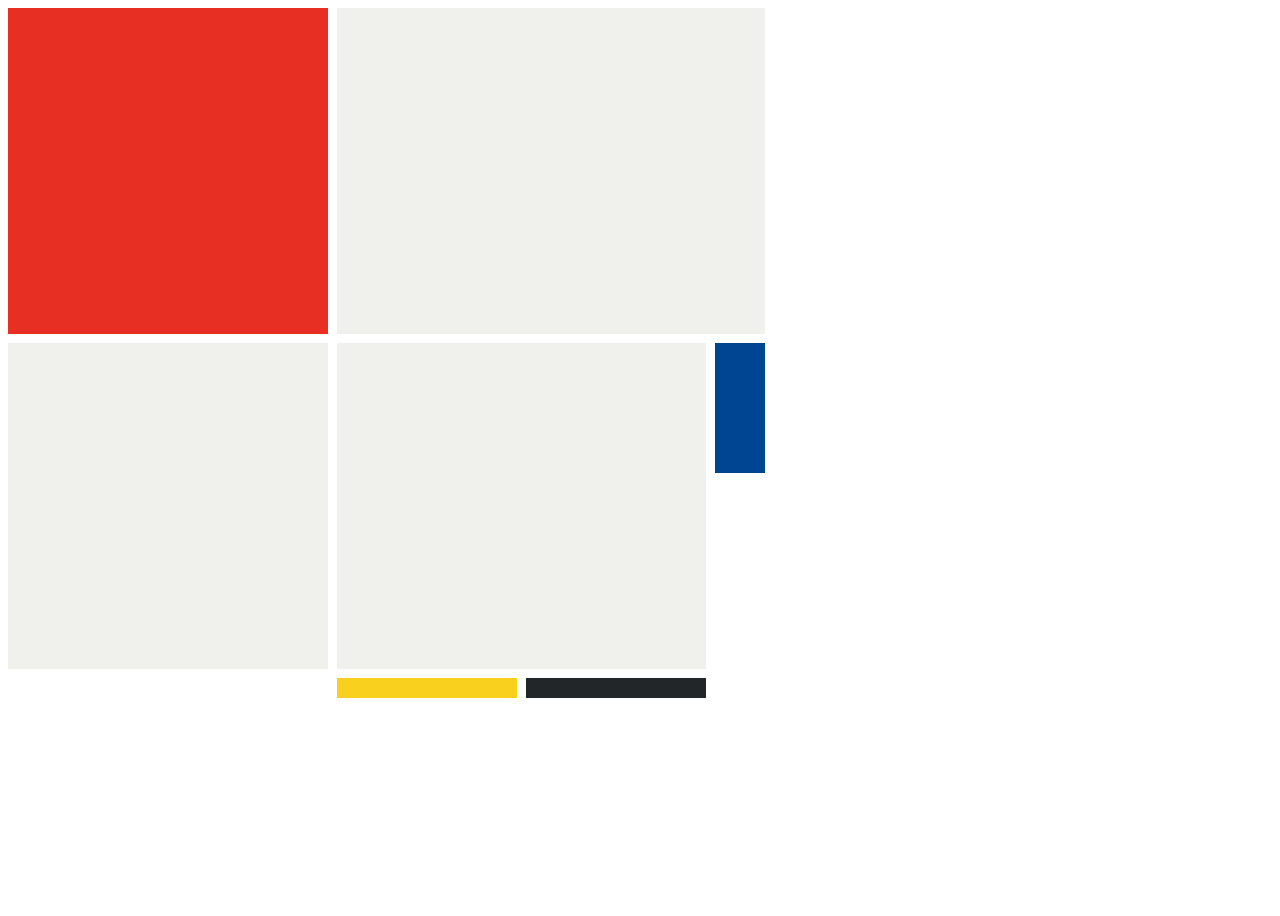
<file: 10.3 Mondrian Project/index.html>
<!DOCTYPE html>
<html lang="en">

<head>
  <meta charset="UTF-8">
  <meta name="viewport" content="width=device-width, initial-scale=1.0">
  <title>Mondrian Project</title>
  <style>
    /* 
    Write your CSS here 
    Gap Colour: #000
    White: #F0F1EC
    Red: #E72F24
    Black: #232629
    Blue: #004592
    Yellow: #F9D01E

    For dimensions, see dimensions.png image.
    HINT: Remember you can't change the properties of grid lines.
    But grid lines are transparent!
    */

    .red{
      background-color: #E72F24;
    }

    .blank{
      background-color: #F0F1EC;
    }

    .blue{
      background-color: #004592;
    }

    .yellow{
      background-color: #F9D01E;
    }

    .black{
      background-color: #232629;
    }
    
    .cream1{
      grid-column: span 3;
    }

    

    .container{
      display: grid;
      height: 100vh;
      grid-template-columns: 320px 180px 180px 50px;
      grid-template-rows: 326px 130px 187px 20px;
      
      gap: 9px;
    }

    .cream2{
      grid-area: 2 / 1 / 4 / 2;
    }

    .cream3{
      grid-area: 2 / 2 / 4/ 4;
    }

    .yellow{
      grid-area: 4 / 2 / 5 / 3;
    }

    .black{
      grid-area: 4 / 3/ 5/ 4;
    }
    
  </style>
</head>

<body>
  <!-- Write your HTML here -->
   <div class="container">
    <div class="red"></div>
    <div class="cream1 blank item"></div>
    <div class="cream2 blank item"></div>
    <div class="cream3 blank item"></div>
    <div class="blue item"></div>
    <div class="yellow item"></div>
    <div class="black item"></div>
   </div>
</body>

</html>
</file>
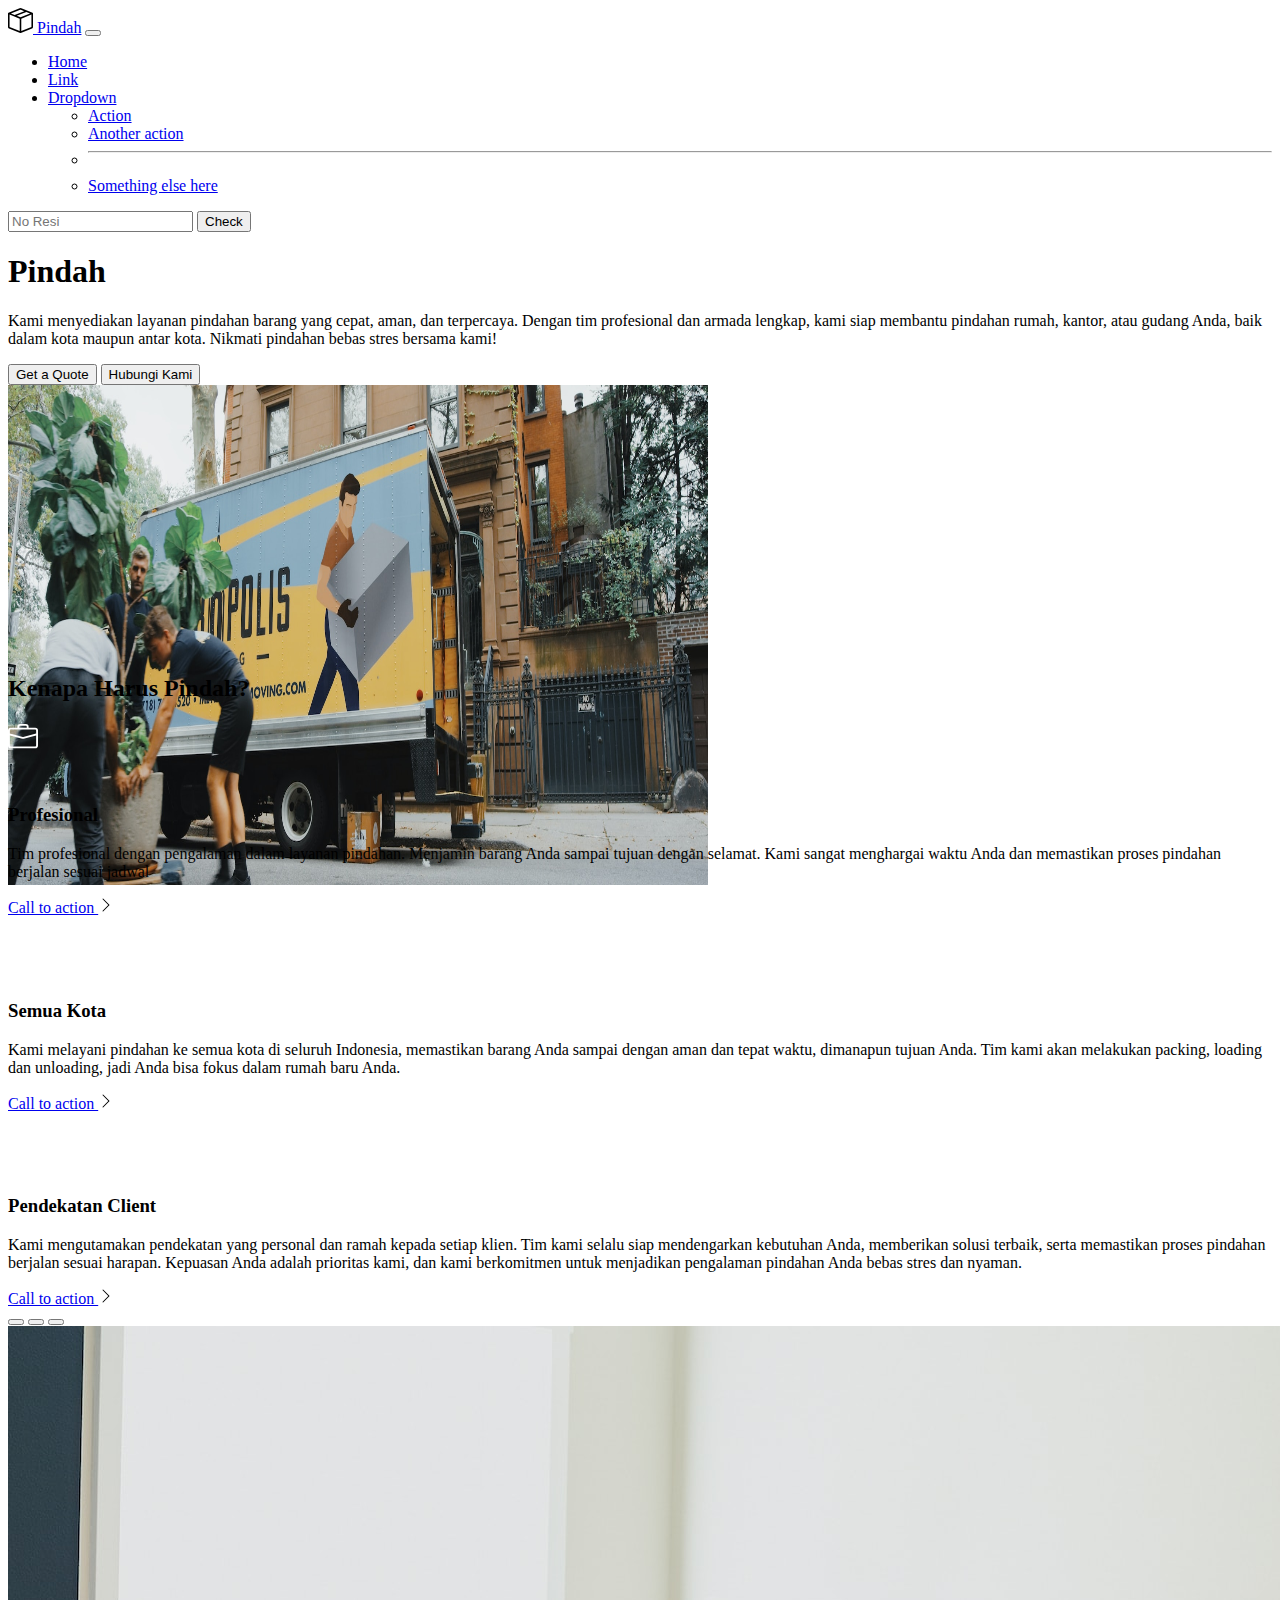
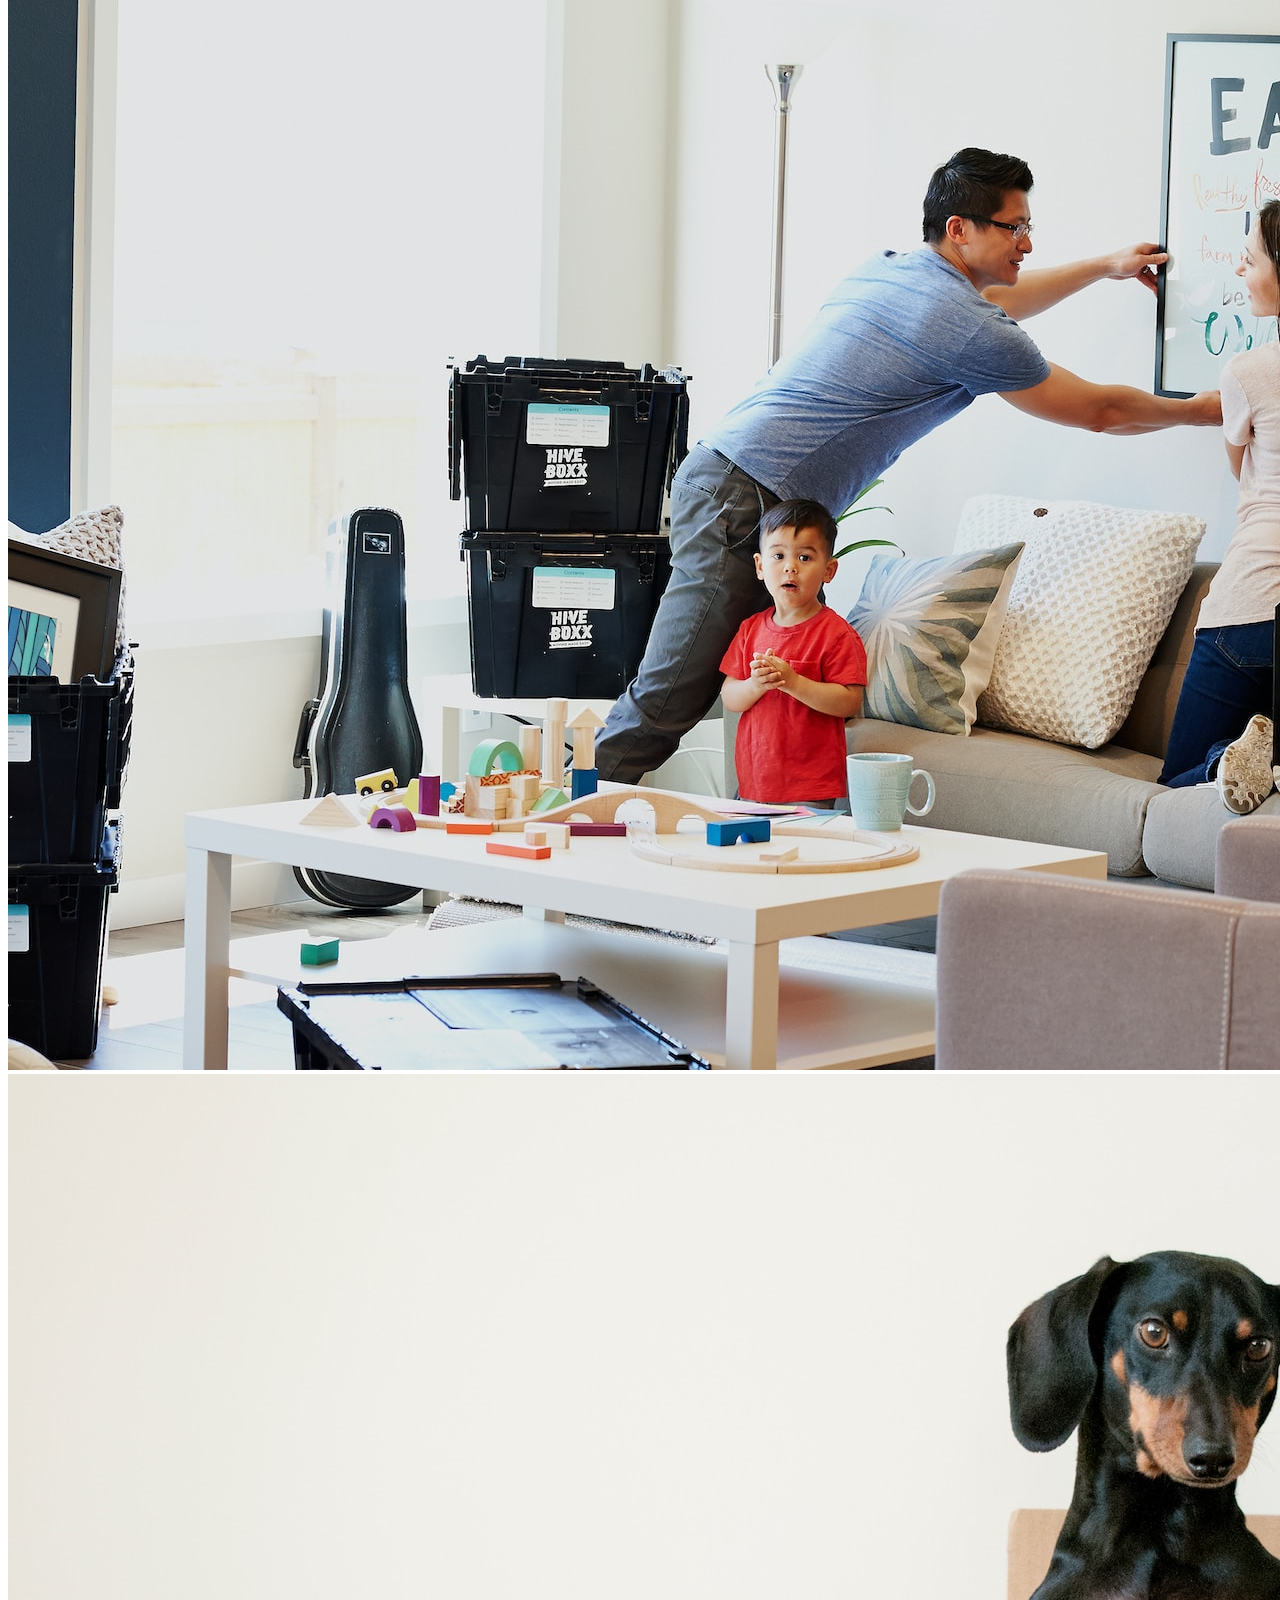
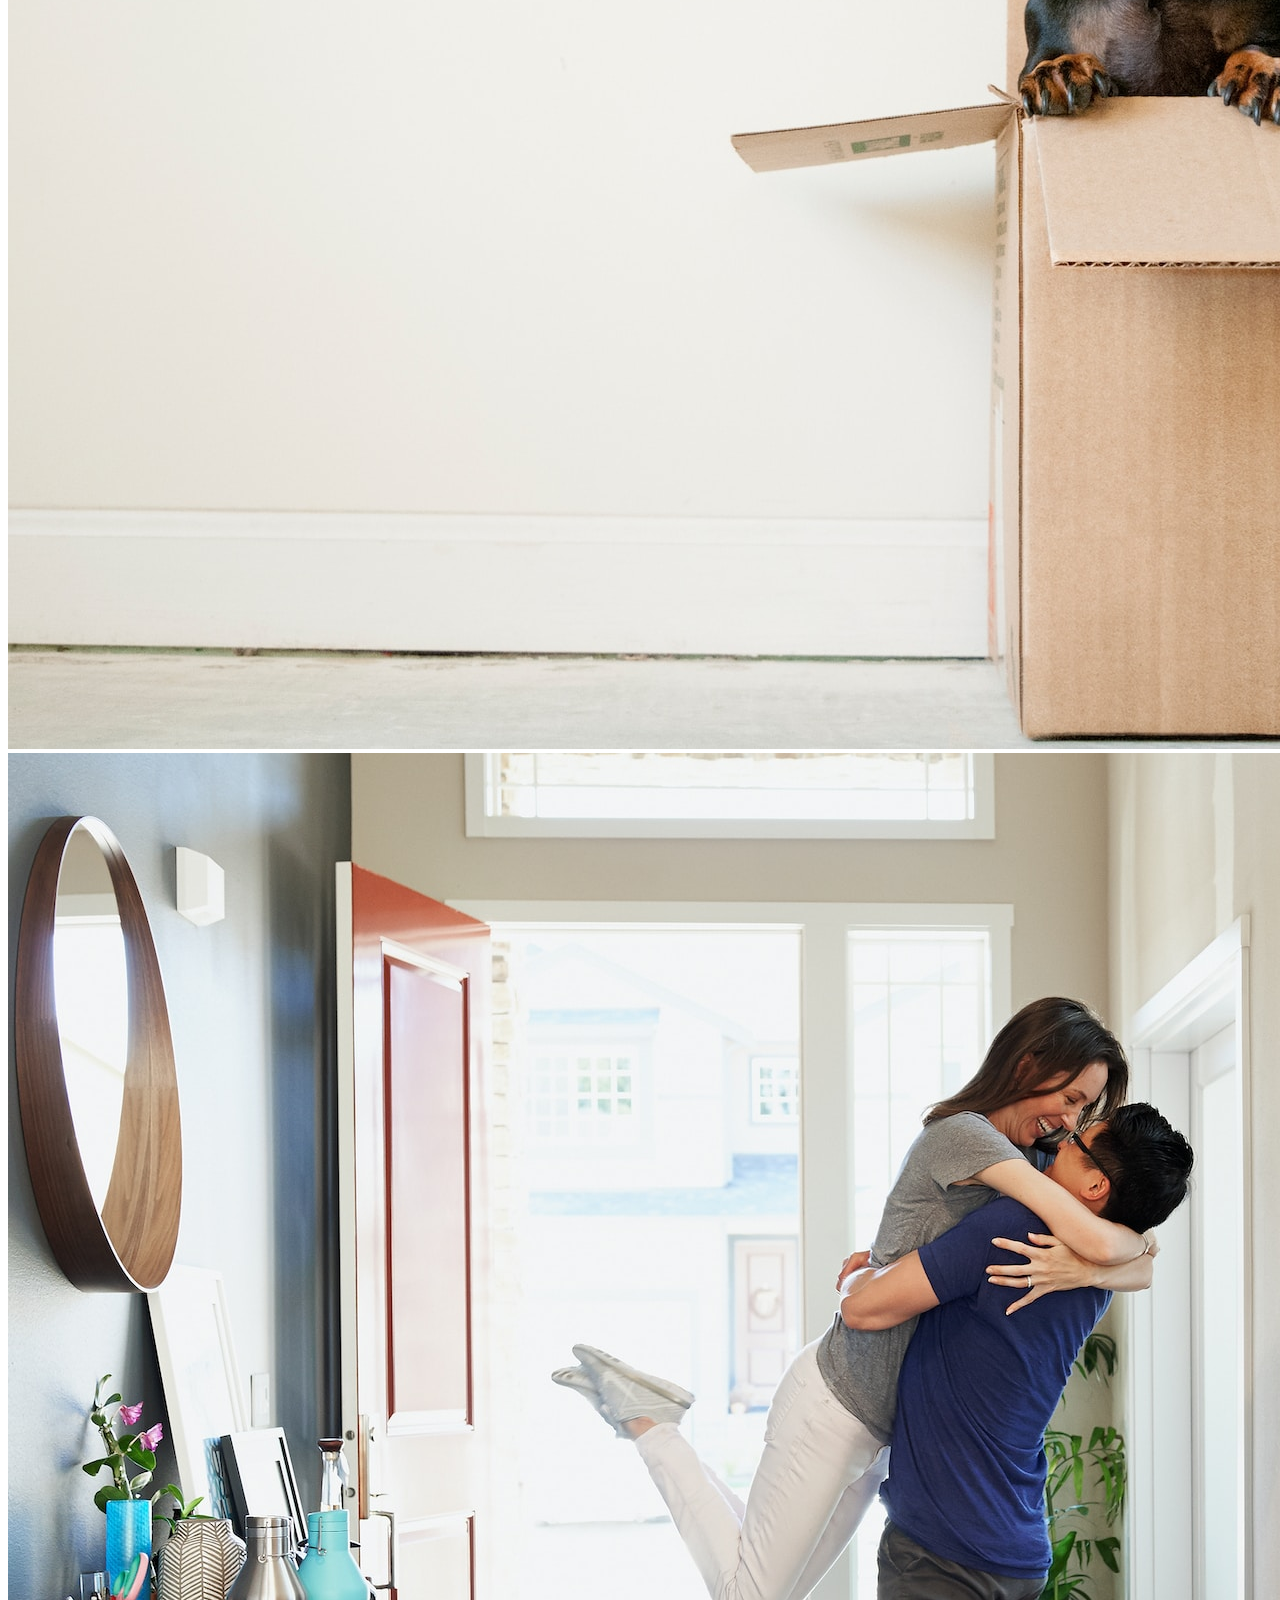
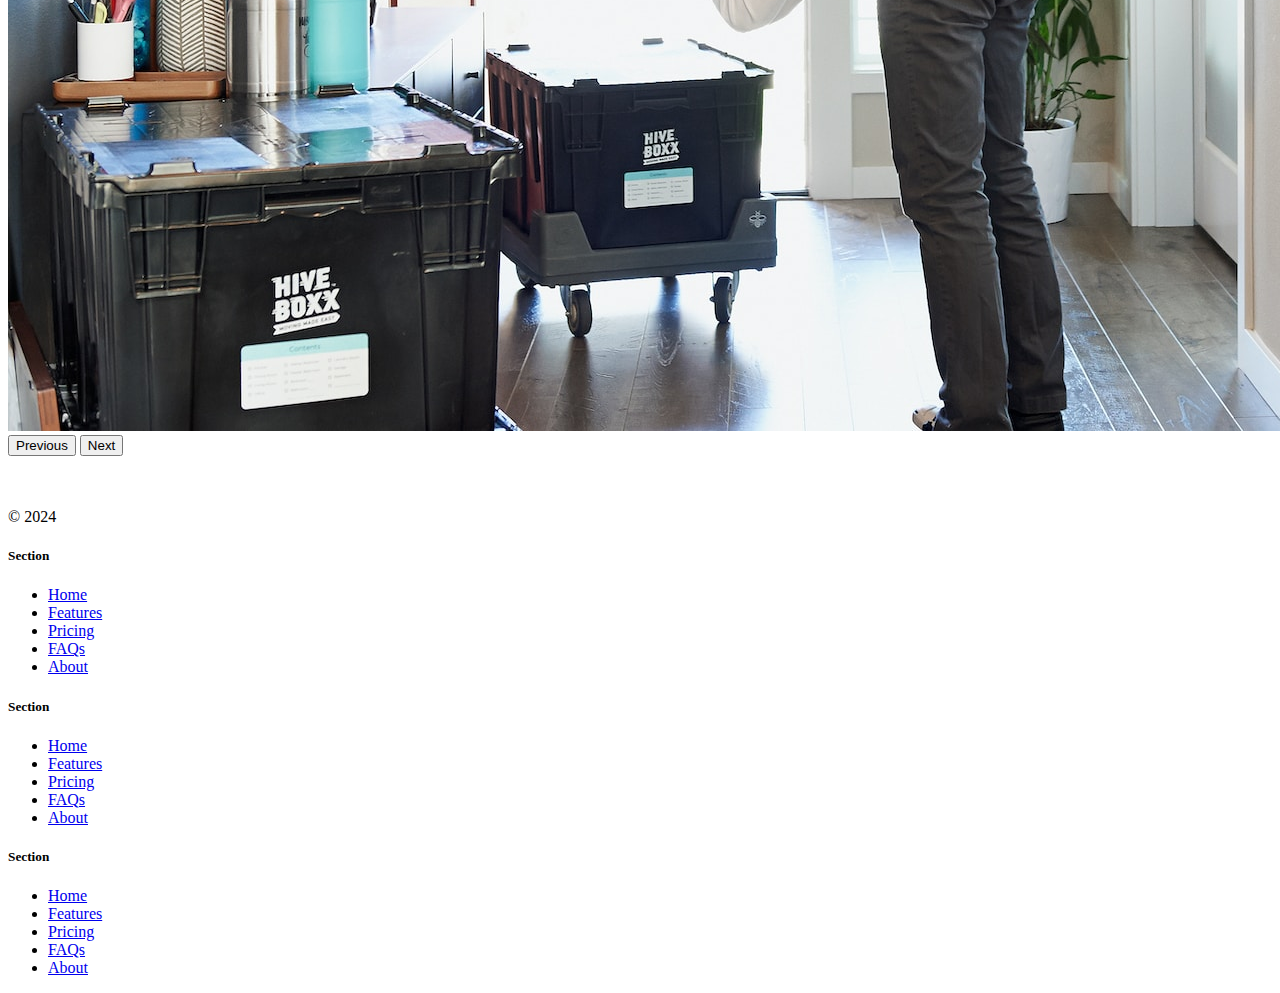
<file: 11.2 Bootstrap Components/index.html>
<!DOCTYPE html>
<html lang="en" >

<head>
  <meta charset="UTF-8">
  <meta name="viewport" content="width=device-width, initial-scale=1.0">
  <title>Bootstrap Components</title>
  <link href="https://cdn.jsdelivr.net/npm/bootstrap@5.3.0-alpha2/dist/css/bootstrap.min.css" rel="stylesheet"
    integrity="sha384-aFq/bzH65dt+w6FI2ooMVUpc+21e0SRygnTpmBvdBgSdnuTN7QbdgL+OapgHtvPp" crossorigin="anonymous">
  <style>

.feature-icon {
    width: 4rem;
    height: 4rem;
    border-radius: .75rem;
}



  </style>
</head>

<body>


  <nav class="navbar navbar-expand-lg bg-body-tertiary">
    <div class="container-fluid">
      <a class="navbar-brand" href="#"> <img src="box-seam.svg" alt="Pindah Icon" height="25px"> Pindah</a>
      <button class="navbar-toggler" type="button" data-bs-toggle="collapse" data-bs-target="#navbarSupportedContent" aria-controls="navbarSupportedContent" aria-expanded="false" aria-label="Toggle navigation">
        <span class="navbar-toggler-icon"></span>
      </button>
      <div class="collapse navbar-collapse" id="navbarSupportedContent">
        <ul class="navbar-nav me-auto mb-2 mb-lg-0">
          <li class="nav-item">
            <a class="nav-link active" aria-current="page" href="#">Home</a>
          </li>
          <li class="nav-item">
            <a class="nav-link" href="#">Link</a>
          </li>
          <li class="nav-item dropdown">
            <a class="nav-link dropdown-toggle" href="#" role="button" data-bs-toggle="dropdown" aria-expanded="false">
              Dropdown
            </a>
            <ul class="dropdown-menu">
              <li><a class="dropdown-item" href="#">Action</a></li>
              <li><a class="dropdown-item" href="#">Another action</a></li>
              <li><hr class="dropdown-divider"></li>
              <li><a class="dropdown-item" href="#">Something else here</a></li>
            </ul>
          </li>
          
        </ul>
        <form class="d-flex" role="search">
          <input class="form-control me-2" type="search" placeholder="No Resi" aria-label="Search">
          <button class="btn btn-outline-success" type="submit">Check</button>
        </form>
      </div>
    </div>
  </nav>

  
  
  <div class="px-4 pt-5 my-5 text-center border-bottom">
    <h1 class="display-4 fw-bold text-body-emphasis">Pindah</h1>
    <div class="col-lg-6 mx-auto">
      <p class="lead mb-4">Kami menyediakan layanan pindahan barang yang cepat, aman, dan terpercaya. Dengan tim profesional dan armada lengkap, kami siap membantu pindahan rumah, kantor, atau gudang Anda, baik dalam kota maupun antar kota. Nikmati pindahan bebas stres bersama kami!</p>
      <div class="d-grid gap-2 d-sm-flex justify-content-sm-center mb-5">
        <button type="button" class="btn btn-primary btn-lg px-4 me-sm-3">Get a Quote</button>
        <button type="button" class="btn btn-outline-secondary btn-lg px-4">Hubungi Kami</button>
      </div>
    </div>
    <div class="overflow-hidden" style="max-height: 30vh;">
      <div class="container px-5">
        <img src="moving-van.jpg" class="img-fluid border rounded-3 shadow-lg mb-4" alt="Example image" width="700" height="500" loading="lazy">
      </div>
    </div>
  </div>

  <div class="container px-4 py-5" id="featured-3">
    <h2 class="pb-2 border-bottom">Kenapa Harus Pindah?</h2>
    <div class="row g-4 py-5 row-cols-1 row-cols-lg-3">
      <div class="feature col">
        <div class="feature-icon d-inline-flex align-items-center justify-content-center text-bg-primary bg-gradient fs-2 mb-3">
          <img src="briefcase.svg" alt="briefcase" height="30px">
        </div>
        <h3 class="fs-2 text-body-emphasis">Profesional</h3>
        <p>Tim profesional dengan pengalaman dalam layanan pindahan. Menjamin barang Anda sampai tujuan dengan selamat. Kami sangat menghargai waktu Anda dan memastikan proses pindahan berjalan sesuai jadwal</p>
        <a href="#" class="icon-link">
          Call to action
          <img src="chevron-right.svg" alt="chevron-right">
        </a>
      </div>
      <div class="feature col">
        <div class="feature-icon d-inline-flex align-items-center justify-content-center text-bg-primary bg-gradient fs-2 mb-3">
          <img src="bus-front.svg" alt="bus-front" height="30px">
        </div>
        <h3 class="fs-2 text-body-emphasis">Semua Kota</h3>
        <p>Kami melayani pindahan ke semua kota di seluruh Indonesia, memastikan barang Anda sampai dengan aman dan tepat waktu, dimanapun tujuan Anda. Tim kami akan melakukan packing, loading dan unloading, jadi Anda bisa fokus dalam rumah baru Anda.</p>
        <a href="#" class="icon-link">
          Call to action
          <img src="chevron-right.svg" alt="chevron-right">
        </a>
      </div>
      <div class="feature col">
        <div class="feature-icon d-inline-flex align-items-center justify-content-center text-bg-primary bg-gradient fs-2 mb-3">
          <img src="chat-square-heart.svg" alt="chat-square-heart" height="30px">
        </div>
        <h3 class="fs-2 text-body-emphasis">Pendekatan Client</h3>
        <p>Kami mengutamakan pendekatan yang personal dan ramah kepada setiap klien. Tim kami selalu siap mendengarkan kebutuhan Anda, memberikan solusi terbaik, serta memastikan proses pindahan berjalan sesuai harapan. Kepuasan Anda adalah prioritas kami, dan kami berkomitmen untuk menjadikan pengalaman pindahan Anda bebas stres dan nyaman.</p>
        <a href="#" class="icon-link">
          Call to action
          <img src="chevron-right.svg" alt="chevron-right">
        </a>
      </div>
    </div>
  </div>
<div class="container">
  <div id="carouselExampleIndicators" class="carousel slide">
    <div class="carousel-indicators">
      <button type="button" data-bs-target="#carouselExampleIndicators" data-bs-slide-to="0" class="active" aria-current="true" aria-label="Slide 1"></button>
      <button type="button" data-bs-target="#carouselExampleIndicators" data-bs-slide-to="1" aria-label="Slide 2"></button>
      <button type="button" data-bs-target="#carouselExampleIndicators" data-bs-slide-to="2" aria-label="Slide 3"></button>
    </div>
    <div class="carousel-inner">
      <div class="carousel-item active">
        <img src="family.jpg" class="d-block w-100" alt="family">
      </div>
      <div class="carousel-item">
        <img src="dog.jpg" class="d-block w-100" alt="dog">
      </div>
      <div class="carousel-item">
        <img src="couple.jpg" class="d-block w-100" alt="...">
      </div>
    </div>
    <button class="carousel-control-prev" type="button" data-bs-target="#carouselExampleIndicators" data-bs-slide="prev">
      <span class="carousel-control-prev-icon" aria-hidden="true"></span>
      <span class="visually-hidden">Previous</span>
    </button>
    <button class="carousel-control-next" type="button" data-bs-target="#carouselExampleIndicators" data-bs-slide="next">
      <span class="carousel-control-next-icon" aria-hidden="true"></span>
      <span class="visually-hidden">Next</span>
    </button>
  </div>
</div>

<div class="container">
  <footer class="row row-cols-1 row-cols-sm-2 row-cols-md-5 py-5 my-5 border-top">
    <div class="col mb-3">
      <a href="/" class="d-flex align-items-center mb-3 link-body-emphasis text-decoration-none">
        <svg class="bi me-2" width="40" height="32"><use xlink:href="#bootstrap"></use></svg>
      </a>
      <p class="text-body-secondary">© 2024</p>
    </div>

    <div class="col mb-3">

    </div>

    <div class="col mb-3">
      <h5>Section</h5>
      <ul class="nav flex-column">
        <li class="nav-item mb-2"><a href="#" class="nav-link p-0 text-body-secondary">Home</a></li>
        <li class="nav-item mb-2"><a href="#" class="nav-link p-0 text-body-secondary">Features</a></li>
        <li class="nav-item mb-2"><a href="#" class="nav-link p-0 text-body-secondary">Pricing</a></li>
        <li class="nav-item mb-2"><a href="#" class="nav-link p-0 text-body-secondary">FAQs</a></li>
        <li class="nav-item mb-2"><a href="#" class="nav-link p-0 text-body-secondary">About</a></li>
      </ul>
    </div>

    <div class="col mb-3">
      <h5>Section</h5>
      <ul class="nav flex-column">
        <li class="nav-item mb-2"><a href="#" class="nav-link p-0 text-body-secondary">Home</a></li>
        <li class="nav-item mb-2"><a href="#" class="nav-link p-0 text-body-secondary">Features</a></li>
        <li class="nav-item mb-2"><a href="#" class="nav-link p-0 text-body-secondary">Pricing</a></li>
        <li class="nav-item mb-2"><a href="#" class="nav-link p-0 text-body-secondary">FAQs</a></li>
        <li class="nav-item mb-2"><a href="#" class="nav-link p-0 text-body-secondary">About</a></li>
      </ul>
    </div>

    <div class="col mb-3">
      <h5>Section</h5>
      <ul class="nav flex-column">
        <li class="nav-item mb-2"><a href="#" class="nav-link p-0 text-body-secondary">Home</a></li>
        <li class="nav-item mb-2"><a href="#" class="nav-link p-0 text-body-secondary">Features</a></li>
        <li class="nav-item mb-2"><a href="#" class="nav-link p-0 text-body-secondary">Pricing</a></li>
        <li class="nav-item mb-2"><a href="#" class="nav-link p-0 text-body-secondary">FAQs</a></li>
        <li class="nav-item mb-2"><a href="#" class="nav-link p-0 text-body-secondary">About</a></li>
      </ul>
    </div>
  </footer>
</div>
  <script src="https://cdn.jsdelivr.net/npm/bootstrap@5.3.3/dist/js/bootstrap.bundle.min.js" integrity="sha384-YvpcrYf0tY3lHB60NNkmXc5s9fDVZLESaAA55NDzOxhy9GkcIdslK1eN7N6jIeHz" crossorigin="anonymous"></script>
</body>

</html>
</file>
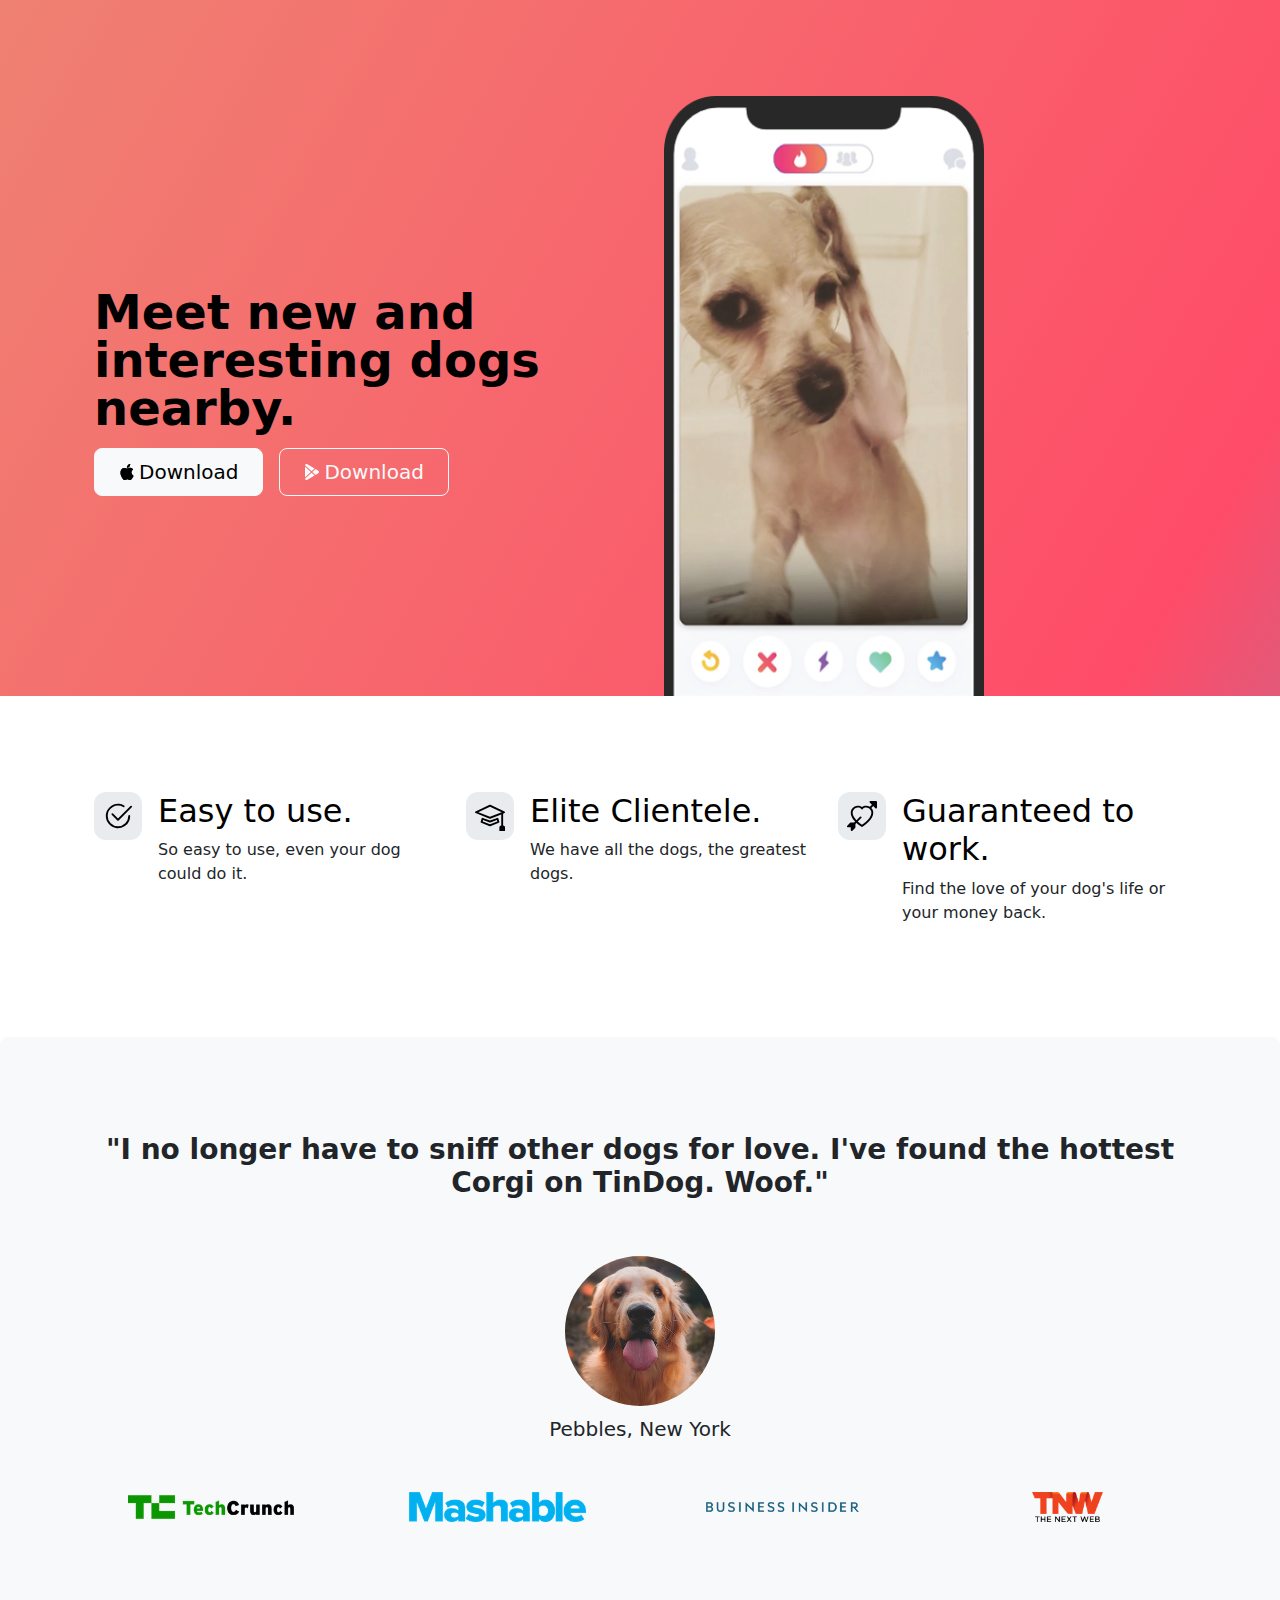
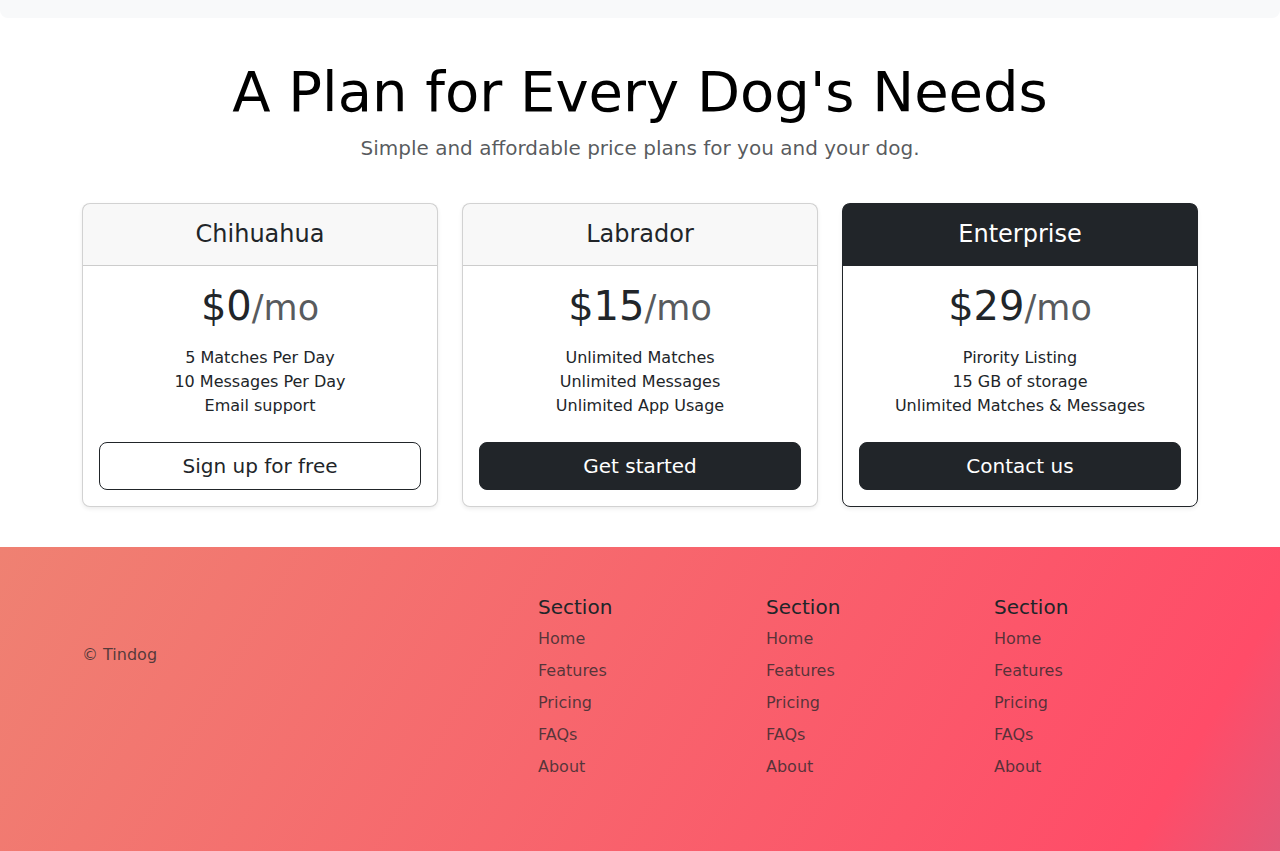
<file: 11.3 TinDog Project/index.html>
<!DOCTYPE html>
<html lang="en">

<head>
  <meta charset="UTF-8">
  <meta name="viewport" content="width=device-width, initial-scale=1.0">
  <title>TinDog</title>
  <link href="https://cdn.jsdelivr.net/npm/bootstrap@5.3.3/dist/css/bootstrap.min.css" rel="stylesheet" integrity="sha384-QWTKZyjpPEjISv5WaRU9OFeRpok6YctnYmDr5pNlyT2bRjXh0JMhjY6hW+ALEwIH" crossorigin="anonymous">

  <link rel="stylesheet" href="css/style.css">
</head>

<body>

  <!-- Title -->
  <section id="title">
    <div class="gradient-background">
    <div class="container col-xxl-8 px-4 pt-5">
      <div class="row flex-lg-row-reverse align-items-center g-5 pt-5">
        <div class="col-10 col-sm-8 col-lg-6 ">
          <img src="images/iphone.png" class="" alt="Bootstrap Themes" width="320" height="600" loading="lazy">
        </div>
        <div class="col-lg-6">
          <h1 class="display-5 fw-bold text-body-emphasis lh-1 mb-3">Meet new and interesting dogs nearby.</h1>
          <div class="d-grid gap-2 d-md-flex justify-content-md-start">
            <button type="button" class="btn btn-light btn-lg px-4 me-md-2 mb-2"><svg xmlns="http://www.w3.org/2000/svg" width="16" height="16" fill="currentColor"
              class="bi bi-apple mb-1 me-1" viewBox="0 0 16 16">
<path
                d="M11.182.008C11.148-.03 9.923.023 8.857 1.18c-1.066 1.156-.902 2.482-.878 2.516.024.034 1.52.087 2.475-1.258.955-1.345.762-2.391.728-2.43Zm3.314 11.733c-.048-.096-2.325-1.234-2.113-3.422.212-2.189 1.675-2.789 1.698-2.854.023-.065-.597-.79-1.254-1.157a3.692 3.692 0 0 0-1.563-.434c-.108-.003-.483-.095-1.254.116-.508.139-1.653.589-1.968.607-.316.018-1.256-.522-2.267-.665-.647-.125-1.333.131-1.824.328-.49.196-1.422.754-2.074 2.237-.652 1.482-.311 3.83-.067 4.56.244.729.625 1.924 1.273 2.796.576.984 1.34 1.667 1.659 1.899.319.232 1.219.386 1.843.067.502-.308 1.408-.485 1.766-.472.357.013 1.061.154 1.782.539.571.197 1.111.115 1.652-.105.541-.221 1.324-1.059 2.238-2.758.347-.79.505-1.217.473-1.282Z" />
<path
                d="M11.182.008C11.148-.03 9.923.023 8.857 1.18c-1.066 1.156-.902 2.482-.878 2.516.024.034 1.52.087 2.475-1.258.955-1.345.762-2.391.728-2.43Zm3.314 11.733c-.048-.096-2.325-1.234-2.113-3.422.212-2.189 1.675-2.789 1.698-2.854.023-.065-.597-.79-1.254-1.157a3.692 3.692 0 0 0-1.563-.434c-.108-.003-.483-.095-1.254.116-.508.139-1.653.589-1.968.607-.316.018-1.256-.522-2.267-.665-.647-.125-1.333.131-1.824.328-.49.196-1.422.754-2.074 2.237-.652 1.482-.311 3.83-.067 4.56.244.729.625 1.924 1.273 2.796.576.984 1.34 1.667 1.659 1.899.319.232 1.219.386 1.843.067.502-.308 1.408-.485 1.766-.472.357.013 1.061.154 1.782.539.571.197 1.111.115 1.652-.105.541-.221 1.324-1.059 2.238-2.758.347-.79.505-1.217.473-1.282Z" />
</svg>Download</button>
            <button type="button" class="btn btn-outline-light btn-lg px-4 me-md-2 mb-2"><svg xmlns="http://www.w3.org/2000/svg" width="16" height="16" fill="currentColor"
              class="bi bi-google-play mb-1 me-1" viewBox="0 0 16 16">
<path
                d="M14.222 9.374c1.037-.61 1.037-2.137 0-2.748L11.528 5.04 8.32 8l3.207 2.96 2.694-1.586Zm-3.595 2.116L7.583 8.68 1.03 14.73c.201 1.029 1.36 1.61 2.303 1.055l7.294-4.295ZM1 13.396V2.603L6.846 8 1 13.396ZM1.03 1.27l6.553 6.05 3.044-2.81L3.333.215C2.39-.341 1.231.24 1.03 1.27Z" />
</svg>Download</button>
          </div>
        </div>
      </div>
    </div>
  </div>
  </section>
  <!-- Features -->
  <section id="features">
    <div class="container px-4 py-5 " id="hanging-icons">
      <div class="row g-4 py-5 row-cols-1 row-cols-lg-3">
        <div class="col d-flex align-items-start">
          <div class="icon-square text-body-emphasis bg-body-secondary d-inline-flex align-items-center justify-content-center fs-4 flex-shrink-0 me-3">
            <svg xmlns="http://www.w3.org/2000/svg" height="30" fill="currentColor" class="bi bi-check2-circle"
              viewBox="0 0 16 16">
<path
                d="M2.5 8a5.5 5.5 0 0 1 8.25-4.764.5.5 0 0 0 .5-.866A6.5 6.5 0 1 0 14.5 8a.5.5 0 0 0-1 0 5.5 5.5 0 1 1-11 0z" />
<path
                d="M15.354 3.354a.5.5 0 0 0-.708-.708L8 9.293 5.354 6.646a.5.5 0 1 0-.708.708l3 3a.5.5 0 0 0 .708 0l7-7z" />
</svg>
          </div>
          <div>
            <h3 class="fs-2 text-body-emphasis">Easy to use.</h3>
            <p>So easy to use, even your dog could do it.</p>
            
          </div>
        </div>
        <div class="col d-flex align-items-start">
          <div class="icon-square text-body-emphasis bg-body-secondary d-inline-flex align-items-center justify-content-center fs-4 flex-shrink-0 me-3">
            <svg xmlns="http://www.w3.org/2000/svg" height="30" fill="currentColor" class="bi bi-mortarboard" viewBox="0 0 16 16">
              <path d="M8.211 2.047a.5.5 0 0 0-.422 0l-7.5 3.5a.5.5 0 0 0 .025.917l7.5 3a.5.5 0 0 0 .372 0L14 7.14V13a1 1 0 0 0-1 1v2h3v-2a1 1 0 0 0-1-1V6.739l.686-.275a.5.5 0 0 0 .025-.917l-7.5-3.5ZM8 8.46 1.758 5.965 8 3.052l6.242 2.913L8 8.46Z"/>
              <path d="M4.176 9.032a.5.5 0 0 0-.656.327l-.5 1.7a.5.5 0 0 0 .294.605l4.5 1.8a.5.5 0 0 0 .372 0l4.5-1.8a.5.5 0 0 0 .294-.605l-.5-1.7a.5.5 0 0 0-.656-.327L8 10.466 4.176 9.032Zm-.068 1.873.22-.748 3.496 1.311a.5.5 0 0 0 .352 0l3.496-1.311.22.748L8 12.46l-3.892-1.556Z"/>
              </svg>
          </div>
          <div>
            <h3 class="fs-2 text-body-emphasis">Elite Clientele.</h3>
            <p>We have all the dogs, the greatest dogs.</p>
            
          </div>
        </div>
        <div class="col d-flex align-items-start">
          <div class="icon-square text-body-emphasis bg-body-secondary d-inline-flex align-items-center justify-content-center fs-4 flex-shrink-0 me-3">
            <svg xmlns="http://www.w3.org/2000/svg" height="30" fill="currentColor" class="bi bi-arrow-through-heart"
              viewBox="0 0 16 16">
<path fill-rule="evenodd"
                d="M2.854 15.854A.5.5 0 0 1 2 15.5V14H.5a.5.5 0 0 1-.354-.854l1.5-1.5A.5.5 0 0 1 2 11.5h1.793l.53-.53c-.771-.802-1.328-1.58-1.704-2.32-.798-1.575-.775-2.996-.213-4.092C3.426 2.565 6.18 1.809 8 3.233c1.25-.98 2.944-.928 4.212-.152L13.292 2 12.147.854A.5.5 0 0 1 12.5 0h3a.5.5 0 0 1 .5.5v3a.5.5 0 0 1-.854.354L14 2.707l-1.006 1.006c.236.248.44.531.6.845.562 1.096.585 2.517-.213 4.092-.793 1.563-2.395 3.288-5.105 5.08L8 13.912l-.276-.182a21.86 21.86 0 0 1-2.685-2.062l-.539.54V14a.5.5 0 0 1-.146.354l-1.5 1.5Zm2.893-4.894A20.419 20.419 0 0 0 8 12.71c2.456-1.666 3.827-3.207 4.489-4.512.679-1.34.607-2.42.215-3.185-.817-1.595-3.087-2.054-4.346-.761L8 4.62l-.358-.368c-1.259-1.293-3.53-.834-4.346.761-.392.766-.464 1.845.215 3.185.323.636.815 1.33 1.519 2.065l1.866-1.867a.5.5 0 1 1 .708.708L5.747 10.96Z" />
</svg>
          </div>
          <div>
            <h3 class="fs-2 text-body-emphasis">Guaranteed to work.</h3>
            <p>Find the love of your dog's life or your money back.</p>
            
          </div>
        </div>
      </div>
    </div>
  </section>
  <!-- Testimonial -->
  <section id="testimonial">
    <div class="p-5 mb-4 bg-body-tertiary rounded-3">
      <div class="container-fluid py-5">
        <h1 class="text-center fs-3 fw-bold">"I no longer have to sniff other dogs for love. I've found the hottest Corgi on TinDog. Woof."</h1>
        <div class="d-flex justify-content-center">
        <img src="images/dog-img.jpg" class="rounded-circle mb-2 mt-5" alt="dog" height="150px">
        </div>
        <p class="fs-5 fw-0 text-center">Pebbles, New York</p>

        <div class="container mt-5 text-center">
          <div class="row">
            <div class="col-xl-3 col-sm-12">
              <img src="images/techcrunch.png" height="30px" alt="" >
            </div>
            <div class="col-xl-3 col-sm-12">
              <img src="images/mashable.png" height="30px" alt="">
            </div>
            <div class="col-xl-3 col-sm-12">
              <img src="images/bizinsider.png" height="30px" alt="">
            </div>
            <div class="col-xl-3 col-sm-12">
              <img src="images/tnw.png" height="30px" alt="">
            </div>
          </div>
        </div>
        
      </div>
    </div>
  </section>
  <!-- Pricing -->
  <section id="pricing">
    <div class="pricing-header p-3 pb-md-4 mx-auto text-center">
      <h2 class="display-4 fw-normal text-body-emphasis">A Plan for Every Dog's Needs</h2>
      <p class="fs-5 text-body-secondary">Simple and affordable price plans for you and your dog.</p>
    </div>
    <main class="container">
      <div class="row row-cols-1 row-cols-md-3 mb-3 text-center">
        <div class="col">
          <div class="card mb-4 rounded-3 shadow-sm">
            <div class="card-header py-3">
              <h4 class="my-0 fw-normal">Chihuahua</h4>
            </div>
            <div class="card-body">
              <h1 class="card-title pricing-card-title">$0<small class="text-body-secondary fw-light">/mo</small></h1>
              <ul class="list-unstyled mt-3 mb-4">
                <li>5 Matches Per Day</li>
                <li>10 Messages Per Day</li>
                <li>Email support</li>
              </ul>
              <button type="button" class="w-100 btn btn-lg btn-outline-dark">Sign up for free</button>
            </div>
          </div>
        </div>
        <div class="col">
          <div class="card mb-4 rounded-3 shadow-sm">
            <div class="card-header py-3">
              <h4 class="my-0 fw-normal">Labrador</h4>
            </div>
            <div class="card-body">
              <h1 class="card-title pricing-card-title">$15<small class="text-body-secondary fw-light">/mo</small></h1>
              <ul class="list-unstyled mt-3 mb-4">
                <li>Unlimited Matches</li>
                <li>Unlimited Messages</li>
                <li>Unlimited App Usage</li>
              </ul>
              <button type="button" class="w-100 btn btn-lg btn-dark">Get started</button>
            </div>
          </div>
        </div>
        <div class="col">
          <div class="card mb-4 rounded-3 shadow-sm border-dark">
            <div class="card-header py-3 text-bg-dark border-dark">
              <h4 class="my-0 fw-normal">Enterprise</h4>
            </div>
            <div class="card-body">
              <h1 class="card-title pricing-card-title">$29<small class="text-body-secondary fw-light">/mo</small></h1>
              <ul class="list-unstyled mt-3 mb-4">
                <li>Pirority Listing</li>
                <li>15 GB of storage</li>
                <li>Unlimited Matches & Messages</li>
              </ul>
              <button type="button" class="w-100 btn btn-lg btn-dark">Contact us</button>
            </div>
          </div>
        </div>
      </div>
  
    </main>
  </section>
  <!-- Footer -->
  <section id="footer" class="gradient-background">
    <div class="container">
      <footer class="row row-cols-1 row-cols-sm-2 row-cols-md-5 py-5">
        <div class="col mb-3">
          <a href="/" class="d-flex align-items-center mb-3 link-body-emphasis text-decoration-none">
            <svg class="bi me-2" width="40" height="32"><use xlink:href="#bootstrap"></use></svg>
          </a>
          <p class="text-body-secondary">© Tindog</p>
        </div>
    
        <div class="col mb-3">
    
        </div>
    
        <div class="col mb-3">
          <h5>Section</h5>
          <ul class="nav flex-column">
            <li class="nav-item mb-2"><a href="#" class="nav-link p-0 text-body-secondary">Home</a></li>
            <li class="nav-item mb-2"><a href="#" class="nav-link p-0 text-body-secondary">Features</a></li>
            <li class="nav-item mb-2"><a href="#" class="nav-link p-0 text-body-secondary">Pricing</a></li>
            <li class="nav-item mb-2"><a href="#" class="nav-link p-0 text-body-secondary">FAQs</a></li>
            <li class="nav-item mb-2"><a href="#" class="nav-link p-0 text-body-secondary">About</a></li>
          </ul>
        </div>
    
        <div class="col mb-3">
          <h5>Section</h5>
          <ul class="nav flex-column">
            <li class="nav-item mb-2"><a href="#" class="nav-link p-0 text-body-secondary">Home</a></li>
            <li class="nav-item mb-2"><a href="#" class="nav-link p-0 text-body-secondary">Features</a></li>
            <li class="nav-item mb-2"><a href="#" class="nav-link p-0 text-body-secondary">Pricing</a></li>
            <li class="nav-item mb-2"><a href="#" class="nav-link p-0 text-body-secondary">FAQs</a></li>
            <li class="nav-item mb-2"><a href="#" class="nav-link p-0 text-body-secondary">About</a></li>
          </ul>
        </div>
    
        <div class="col mb-3">
          <h5>Section</h5>
          <ul class="nav flex-column">
            <li class="nav-item mb-2"><a href="#" class="nav-link p-0 text-body-secondary">Home</a></li>
            <li class="nav-item mb-2"><a href="#" class="nav-link p-0 text-body-secondary">Features</a></li>
            <li class="nav-item mb-2"><a href="#" class="nav-link p-0 text-body-secondary">Pricing</a></li>
            <li class="nav-item mb-2"><a href="#" class="nav-link p-0 text-body-secondary">FAQs</a></li>
            <li class="nav-item mb-2"><a href="#" class="nav-link p-0 text-body-secondary">About</a></li>
          </ul>
        </div>
      </footer>
    </div>
  </section>
</body>

</html>
</file>
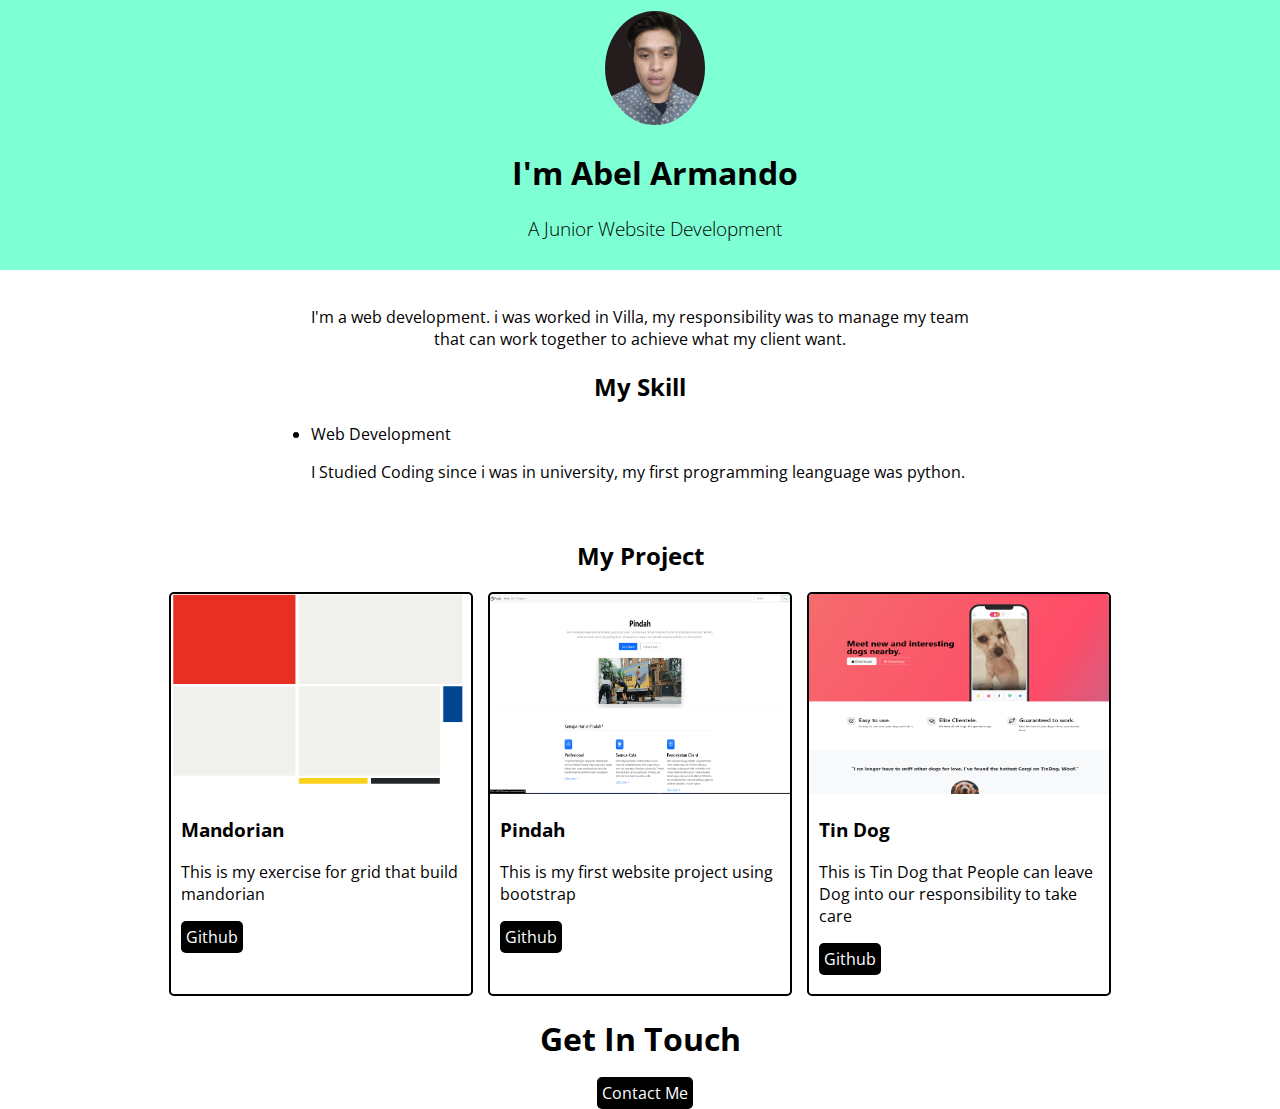
<file: Portofolio/index.html>
<!DOCTYPE html>
<html lang="en">
<head>
    <meta charset="UTF-8">
    <meta name="viewport" content="width=device-width, initial-scale=1.0">

    <link rel="stylesheet" href="css/style.css">

    <link rel="preconnect" href="https://fonts.googleapis.com">
    <link rel="preconnect" href="https://fonts.gstatic.com" crossorigin>
    <link href="https://fonts.googleapis.com/css2?family=Open+Sans:ital,wght@0,300..800;1,300..800&display=swap" rel="stylesheet">

    <title>Abel Armando</title>
</head>
<body>

    <!-- Header -->
    <section class="header">
        <div class="header1">
            <div class="text">
                <img src="./Photo/Photo Profile.jpg" alt="Profile" class="photo-profile">
                <h1>I'm Abel Armando</h1>
                <h3 style="font-weight: lighter;">A Junior Website Development</h3>
            </div>
        </div>
    </section>

    <!-- Introduce -->
    <section class="introduce">
        <div class="container-introduce">
        <div class="myself">
            <p>I'm a web development. i was worked in Villa, my responsibility was to manage my team<br>that can work together to achieve what my client want.</p>
        </div>
        <div class="skill">
            <h2>My Skill</h2>
            <li>Web Development</li>
            <p>I Studied Coding since i was in university, my first programming leanguage was python.</p>          
        </div>
        </div>       
    </section>

    <!-- project -->
    <section class="project">
        <div class="project-isi">

            <h2 class="head">My Project</h2>
            <div class="project-context">
            <div class="project-card">
            <div class="gambar">
                <img src="Photo/Project/Mandorian.png" height="200px" alt="mandorian">
            </div>
            <div class="judul text"><h3>Mandorian</h3>
            </div>
            <div class="text"><p>This is my exercise for grid that build mandorian</p></div>
            <button type="button" class="github"><a href="https://github.com/abelarmando/html_portofolio/tree/main/10.3%20Mondrian%20Project">Github</a></button>
            </div>

            <div class="project-card">
                <div class="gambar">
                    <img src="Photo/Project/Pindah.png" height="200px" alt="pindah">
                </div>
                <div class="judul text"><h3>Pindah</h3>
                </div>
                <div class="text"><p>This is my first website project using bootstrap</p></div>
                
                <button type="button" class="github">Github</button>
            </div>

            <div class="project-card">
                <div class="gambar">
                    <img src="Photo/Project/Tin Dog.png" height="200px" alt="Tin dog">
                </div>
                <div class="judul"><h3>Tin Dog</h3>
                </div>
                <div class="text"><p>This is Tin Dog that People can leave Dog into our responsibility to take care</p></div>
                <button type="button" class="github">Github</button>
            </div>
            </div>
        </div>
    </section>
    

    <section class="contact">
        <div class="contact-me">
            <h1>Get In Touch</h1>
            <a href="mailto:abelarmando79@gmail.com" class="btn">Contact Me</a>
        </div>
    </section>
</body>
</html>
</file>
<file: 11.3 TinDog Project/css/style.css>
.gradient-background {
  background: linear-gradient(300deg, #00bfff, #ff4c68, #ef8172);
  background-size: 180% 180%;
  animation: gradient-animation 18s ease infinite;
}

@keyframes gradient-animation {
  0% {
    background-position: 0% 50%;
  }
  50% {
    background-position: 100% 50%;
  }
  100% {
    background-position: 0% 50%;
  }
}


.icon-square {
  width: 3rem;
  height: 3rem;
  border-radius: 0.75rem;
}

.profile-img {
  height: 100px;
  border-radius: 50%;
}
</file>
<file: Portofolio/css/style.css>
/* universal */
*{
    font-family: 'open sans';
    
}

*>h2{
    text-align: center;
}

body{
    margin: 0%;
}

/* header */
.header{
    width: 100%;
    background-color: aquamarine;
    
}

.header1{
    display: flex;
    margin-left: 30px;
    align-items: center;
    justify-content: center;
    height: 30vh;
    text-align: center;
    /* width: 60%; */
    /* border: 1px solid black; */
}

.photo-profile{
    border-radius: 50%;
    width: 100px;

}

/* introduce */
.introduce{
    width: 100%;
    display: flex;
    justify-content: center;
    align-items: center;
    margin-top: 20px;
}

.myself{
    text-align: center;
}


.container-introduce{
   margin-bottom: 20px; 
}


/* Project */
.gambar > img{
    width: 300px;
    border-top-left-radius: 4px;
    border-top-right-radius: 4px;
}

.project-card{
    border: 2px solid black;
    width: 300px;
    height: 400px;
    border-radius: 5px;
}

.project-context{
    display: flex;
    justify-content: center;
    gap: 15px;
}

.project-card .text,.judul{
    padding-left: 10px;
    padding-right: 10px;
}

a{
    text-decoration: none;
    color: white;
}

a:hover{
    color: black;
}
.github{
    border: none;
    border-radius: 5px;
    font-size: 1rem;
    background-color: black;
    color: white;
    margin-left: 10px;
    padding: 5px;
}

.github:hover{
    border: 1px solid rgb(165, 144, 144);
    cursor: pointer;
    background-color: white;
    color: black;
}


.btn{
    border-radius: 5px;
    font-size: 1rem;
    background-color: black;
    color: white;
    margin-left: 10px;
    padding: 5px;
}

.btn:hover{
    border: 1px solid rgb(165, 144, 144);
    cursor: pointer;
    background-color: white;
    color: black;
}

.contact{
    display: flex;
    justify-content: center;
    align-items: center;
    text-align: center;
}
</file>
